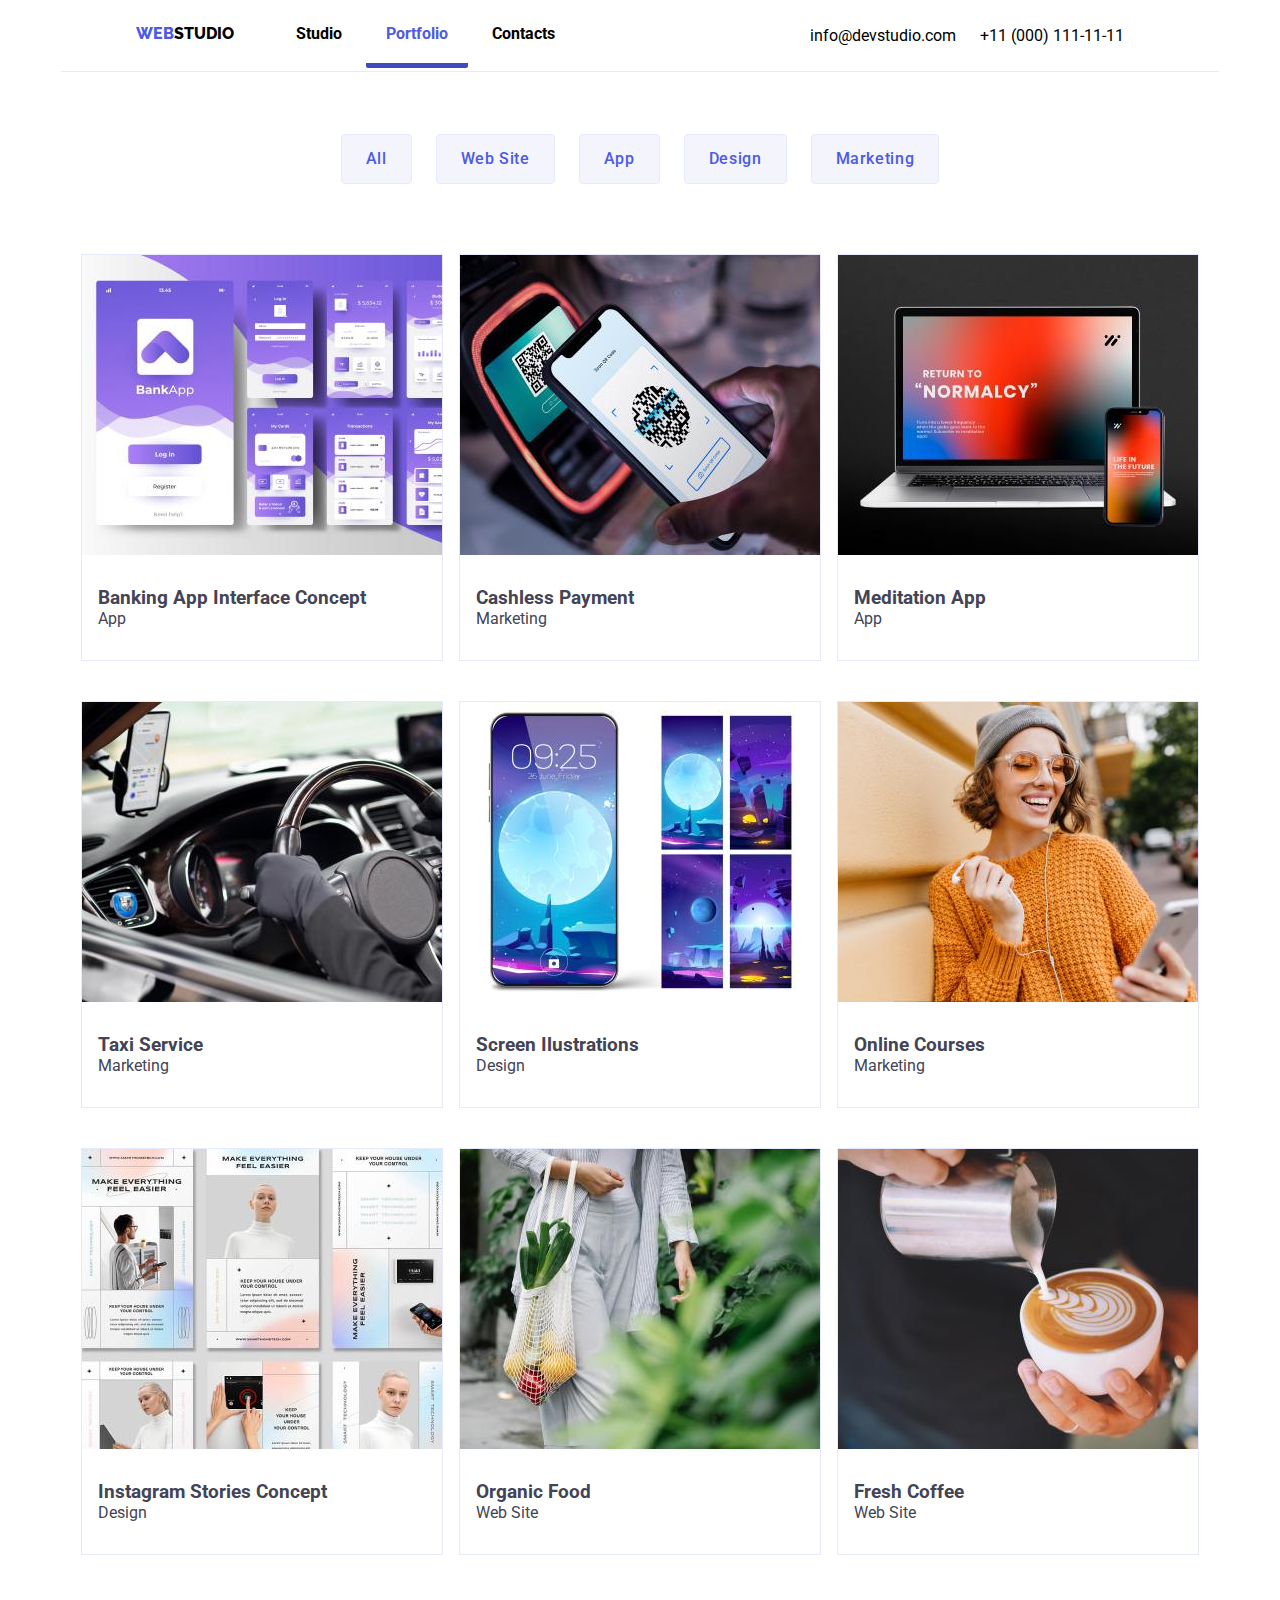
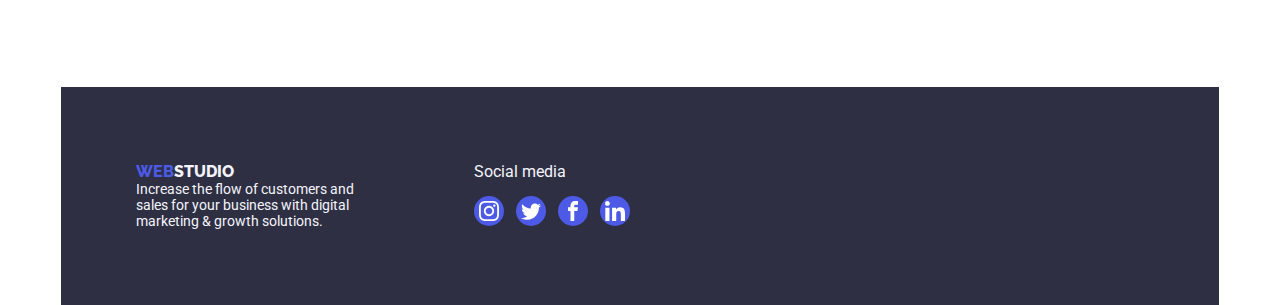
<file: portfolio.html>
<!DOCTYPE html>
<html lang="en">
  <head>
    <meta charset="UTF-8" />
    <meta name="viewport" content="width=device-width, initial-scale=1.0" />
    <link rel="stylesheet" type="text/css" href="./CSS/styles.css" />
    <title>Portfolio</title>

    <!--GoogleFont-->
    <link rel="preconnect" href="https://fonts.googleapis.com" />
    <link rel="preconnect" href="https://fonts.gstatic.com" crossorigin />
    <link
      href="https://fonts.googleapis.com/css2?family=Raleway:wght@800&family=Roboto:wght@400;500;700;900&display=swap"
      rel="stylesheet"
    />
    <link
      rel="stylesheet"
      href="https://cdnjs.cloudflare.com/ajax/libs/modern-normalize/2.0.0/modern-normalize.min.css"
      integrity="sha512-4xo8blKMVCiXpTaLzQSLSw3KFOVPWhm/TRtuPVc4WG6kUgjH6J03IBuG7JZPkcWMxJ5huwaBpOpnwYElP/m6wg=="
      crossorigin="anonymous"
      referrerpolicy="no-referrer"
    />
  </head>
  <body class="container">
    <header>
      <!--Navigational Links-->

      <nav class="headerlinks">
        <ul class="headerlinks-menu1">
          <li class="headerlinks-left">
            <a href="index.html" class="webstudio" style="color: #4d5ae5"
              >WEB<span class="Studio" style="color: black">STUDIO</span></a
            >
          </li>
          <li class="headerlinks-left">
            <a href="index.html" class="link">Studio</a>
          </li>

          <li class="headerlinks-left">
            <a href="portfolio.html" class="link active" style="color: #4d5ae5"
              >Portfolio</a
            >
          </li>

          <li class="headerlinks-left">
            <a href="#" class="link">Contacts</a>
          </li>
        </ul>

        <ul class="headerlinks-menu2">
          <li class="headerlinks-right">
            <a href="mailto:info@devstudio.com" class="link2"
              >info&#64;devstudio.com</a
            >
          </li>

          <li class="headerlinks-right">
            <a href="tel:+110001111111" class="link2"
              >+11 &#40;000&#41; 111&#8208;11&#8208;11</a
            >
          </li>
        </ul>
      </nav>
    </header>

    <main>
      <div class="portfoliofilter">
        <!--Portfolio Button Filter Section-->
        <br />
        <button class="portfoliobuttons" type="button">All</button>
        <button class="portfoliobuttons" type="button">Web Site</button>
        <button class="portfoliobuttons" type="button">App</button>
        <button class="portfoliobuttons" type="button">Design</button>
        <button class="portfoliobuttons" type="button">Marketing</button>
      </div>

      <section>
        <!--Portfolio Images Section-->

        <div class="portfolioimagesection">
          <div class="portfoliocontainer">
            <div class="portfoliodetails">
              <div class="portfolio-image">
                <img
                  src="Images/portfolio_banking_app_interface_concept.jpg"
                  alt="portfolio_banking_app_interface_concept"
                  width="360"
                  height="300"
                />
                <div class="portfolio-imagecaption">
                  <p>
                    14 Stylish and User-Friendly App Design Concepts · Task
                    Manager App · Calorie Tracker App · Exotic Fruit Ecommerce
                    App · Cloud Storage App
                  </p>
                </div>
              </div>

              <ul class="portfoliotext">
                <li><h3>Banking App Interface Concept</h3></li>
                <li>App</li>
              </ul>
            </div>

            <div class="portfoliodetails">
              <div class="portfolio-image">
                <img
                  src="Images/portfolio_cashless_payment.jpg"
                  alt="portfolio_cashless_payment"
                  width="360"
                  height="300"
                />
                <div class="portfolio-imagecaption">
                  <p>
                    14 Stylish and User-Friendly App Design Concepts · Task
                    Manager App · Calorie Tracker App · Exotic Fruit Ecommerce
                    App · Cloud Storage App
                  </p>
                </div>
              </div>
              <ul class="portfoliotext">
                <li><h3>Cashless Payment</h3></li>
                <li>Marketing</li>
              </ul>
            </div>

            <div class="portfoliodetails">
              <div class="portfolio-image">
                <img
                  src="Images/portfolio_meditation_app.jpg"
                  alt="portfolio_meditation_app"
                  width="360"
                  height="300"
                />
                <div class="portfolio-imagecaption">
                  <p>
                    14 Stylish and User-Friendly App Design Concepts · Task
                    Manager App · Calorie Tracker App · Exotic Fruit Ecommerce
                    App · Cloud Storage App
                  </p>
                </div>
              </div>
              <ul class="portfoliotext">
                <li><h3>Meditation App</h3></li>
                <li>App</li>
              </ul>
            </div>
          </div>

          <div class="portfoliocontainer">
            <div class="portfoliodetails">
              <div class="portfolio-image">
                <img
                  src="Images/portfolio_taxi_service.jpg"
                  alt="portfolio_taxi_service"
                  width="360"
                  height="300"
                />
                <div class="portfolio-imagecaption">
                  <p>
                    14 Stylish and User-Friendly App Design Concepts · Task
                    Manager App · Calorie Tracker App · Exotic Fruit Ecommerce
                    App · Cloud Storage App
                  </p>
                </div>
              </div>
              <ul class="portfoliotext">
                <li><h3>Taxi Service</h3></li>
                <li>Marketing</li>
              </ul>
            </div>

            <div class="portfoliodetails">
              <div class="portfolio-image">
                <img
                  src="Images/portfolio_screen_illustrations.jpg"
                  alt="portfolio_screen_illustrations"
                  width="360"
                  height="300"
                />
                <div class="portfolio-imagecaption">
                  <p>
                    14 Stylish and User-Friendly App Design Concepts · Task
                    Manager App · Calorie Tracker App · Exotic Fruit Ecommerce
                    App · Cloud Storage App
                  </p>
                </div>
              </div>
              <ul class="portfoliotext">
                <li><h3>Screen Ilustrations</h3></li>
                <li>Design</li>
              </ul>
            </div>

            <div class="portfoliodetails">
              <div class="portfolio-image">
                <img
                  src="Images/portfolio_online_courses.jpg"
                  alt="portfolio_online_courses"
                  width="360"
                  height="300"
                />

                <div class="portfolio-imagecaption">
                  <p>
                    14 Stylish and User-Friendly App Design Concepts · Task
                    Manager App · Calorie Tracker App · Exotic Fruit Ecommerce
                    App · Cloud Storage App
                  </p>
                </div>
              </div>
              <ul class="portfoliotext">
                <li><h3>Online Courses</h3></li>
                <li>Marketing</li>
              </ul>
            </div>
          </div>

          <div class="portfoliocontainer">
            <div class="portfoliodetails">
              <div class="portfolio-image">
                <img
                  src="Images/portfolio_instagram_stories_concept.jpg"
                  alt="portfolio_instagram_stories_concept"
                  width="360"
                  height="300"
                />
                <div class="portfolio-imagecaption">
                  <p>
                    14 Stylish and User-Friendly App Design Concepts · Task
                    Manager App · Calorie Tracker App · Exotic Fruit Ecommerce
                    App · Cloud Storage App
                  </p>
                </div>
              </div>
              <ul class="portfoliotext">
                <li><h3>Instagram Stories Concept</h3></li>
                <li>Design</li>
              </ul>
            </div>

            <div class="portfoliodetails">
              <div class="portfolio-image">
                <img
                  src="Images/portfolio_organic_food.jpg"
                  alt="portfolio_organic_food"
                  width="360"
                  height="300"
                />
                <div class="portfolio-imagecaption">
                  <p>
                    14 Stylish and User-Friendly App Design Concepts · Task
                    Manager App · Calorie Tracker App · Exotic Fruit Ecommerce
                    App · Cloud Storage App
                  </p>
                </div>
              </div>
              <ul class="portfoliotext">
                <li><h3>Organic Food</h3></li>
                <li>Web Site</li>
              </ul>
            </div>

            <div class="portfoliodetails">
              <div class="portfolio-image">
                <img
                  src="Images/portfolio_fresh_coffee.jpg"
                  alt="portfolio_fresh_coffee"
                  width="360"
                  height="300"
                />

                <div class="portfolio-imagecaption">
                  <p>
                    14 Stylish and User-Friendly App Design Concepts · Task
                    Manager App · Calorie Tracker App · Exotic Fruit Ecommerce
                    App · Cloud Storage App
                  </p>
                </div>
              </div>
              <ul class="portfoliotext">
                <li><h3>Fresh Coffee</h3></li>
                <li>Web Site</li>
              </ul>
            </div>
          </div>
        </div>
      </section>
    </main>

    <footer>
      <!--End Description-->
      <div class="footer">
        <div class="footerlogodetails">
          <a href="index.html" class="webstudio" style="color: #4d5ae5"
            >WEB<span class="Studio" style="color: #f4f4fd">STUDIO</span></a
          >

          <div class="footerdetails">
            <p>
              Increase the flow of customers and
              <br />
              sales for your business with digital
              <br />
              marketing &amp; growth solutions.
            </p>
          </div>
        </div>
        <div class="footersocialmedia">
          <p class="footerlabel">Social media</p>
          <div class="footer-icon">
            <svg width="20px" height="20px" class="iconsocmed">
              <use xlink:href="Images/icons.svg#instagram"></use>
            </svg>
          </div>
          <div class="footer-icon">
            <svg width="20px" height="20px" class="iconsocmed">
              <use xlink:href="./Images/icons.svg#twitter"></use>
            </svg>
          </div>
          <div class="footer-icon">
            <svg width="20px" height="20px" class="iconsocmed">
              <use xlink:href="./Images/icons.svg#facebook"></use>
            </svg>
          </div>
          <div class="footer-icon">
            <svg width="20px" height="20px" class="iconsocmed">
              <use xlink:href="./Images/icons.svg#linkedin-1"></use>
            </svg>
          </div>
        </div>
      </div>
    </footer>
  </body>
</html>
</file>
<file: CSS/styles.css>
/*Global CSS*/

* {
  margin: 0;
  padding: 0;
  box-sizing: border-box;
}
.container {
  max-width: 1158px;
  padding-left: 0;
  padding-right: 0;
  margin-left: auto;
  margin-right: auto;
}
/* Root CSS*/
:root {
  --Iris: #4d5ae5;
  --Cloud: #f4f4fd;
  --Navy-Blue: #2e2f42;
  --White: #fff;
  --Cornflower: #e7e9fc;
  --SLATE: #434455;
  --lightslate: #8e8f99;
  --ocean: #404bbf;

  /* Navigational links CSS */
}
.headerlinks {
  display: flex;
  justify-content: space-between;
  align-items: center;
  flex-direction: row;
  padding-left: 75px;
  padding-right: 75px;
  flex-wrap: wrap;
  border-bottom: 1px solid var(--Cornflower);
  height: 72px;
}
.webstudio {
  text-decoration: none;
  font-weight: 800;
  font-family: 'raleway', sans-serif;
  padding-right: 38px;
  cursor: pointer;
}

.headerlinks-left .link {
  /*text decorations*/
  text-decoration: none;
  font-weight: bold;
  color: black;
  font-size: 16px;
  padding-right: 20px;
  padding-left: 20px;
}

.headerlinks-right .link2 {
  /*text decorations*/
  text-decoration: none;
  color: black;
  font-size: 16px;
  padding-right: 20px;
  padding-bottom: 20px;
}
.link:hover {
  color: gray;
}
.link2:hover {
  color: gray;
}
.link:active {
  color: var(--ocean);
  border-bottom: 5px solid var(--ocean);
  border-radius: 2px;
  width: 100%;
  display: inline-flex;
  padding-top: 20px;
  padding-bottom: 20px;
}
.link2:active {
  color: var(--ocean);
  border-bottom: 5px solid var(--ocean);
  border-radius: 2px;
  width: 100%;
  display: inline-flex;
  padding-top: 20px;
  padding-bottom: 20px;
}

.active {
  color: var(--ocean);
  border-bottom: 5px solid var(--ocean);
  border-radius: 2px;
  width: 100%;
  display: inline-flex;
  padding-top: 20px;
  padding-bottom: 20px;
}

.headerlinks-left {
  display: inline-block;
}

.headerlinks-right {
  display: inline-block;
}

/* Title heading CSS */

.button:hover {
  background-color: var(--Iris);
  color: var(--Cloud);
  box-shadow: 0px 2px 1px 0px rgba(46, 47, 66, 0.08),
    0px 1px 1px 0px rgba(46, 47, 66, 0.16),
    0px 1px 6px 0px rgba(46, 47, 66, 0.08);
}

.title {
  background-image: url('../Images/people_office.jpg');
  background-size: cover;
  position: relative;
  background-position: center;
  background-position-y: -135px;
  height: 500px;
  width: 1158px;

  font-size: 40px;
  color: var(--Cloud);

  /* flex*/
  display: flex;
  align-items: center;
  flex-direction: column;
  justify-content: center;
  font-weight: 900;
  flex-shrink: 0;

  /*margins and padding*/
  padding-top: 200px;
  padding-bottom: 200px;
}

.titleoverlay {
  background-color: rgba(46, 47, 66, 0.7);
  position: absolute;
  height: 100%;
  width: 100%;
  top: 0;
  left: 0;
  z-index: 1;
}

.button {
  z-index: 10;
}

.herotitle {
  border: 0;
  padding-bottom: 24px;
  z-index: 11;
}

.button {
  text-align: center;
  color: var(--SLATE);
  border-radius: 4px;
  cursor: pointer;
  font-family: Roboto;
  font-size: 16px;

  /*margins and padding*/
  padding-top: 16px;
  padding-bottom: 16px;
  padding-left: 32px;
  padding-right: 32px;
  border: 4px;
}

/*Modal CSS*/
.backdrop {
  width: 100%;
  height: 100%;
  background-color: rgba(0, 0, 0, 0.4);
  position: fixed;
  top: 0;
  display: flex;
  justify-content: center;
  align-items: center;
  transition: opacity 250ms cubic-bezier(0.4, 0, 0.2, 1);
  z-index: 12;
}
.modal {
  width: 408px;
  height: 584px;
  background-color: white;
  border-radius: 4px;
  padding: 24px;
}
.is-hidden {
  pointer-events: none;
  opacity: 0;
}
.modal-close-btn {
  border-radius: 100%;
  border: 1px solid rgba(0, 0, 0, 0.1);
  background-color: var(--Cornflower);
  width: 30px;
  height: 30px;
  color: var(--ocean);
  margin-left: auto;
  display: block;
  transition: fill 250ms cubic-bezier(0.4, 0, 0.2, 1),
    border 250ms cubic-bezier(0.4, 0, 0.2, 1);
  cursor: pointer;
  display: flex;
  align-items: center;
  justify-content: center;
  font-size: 16px;
}
.modal-close-btn:hover {
  fill: currentColor;
  border: 1px solid currentColor;
}

/* Main CSS */
.advantages_section {
  margin-top: 60px;
  margin-bottom: 60px;
}
body {
  font-family: 'Roboto', sans-serif;
  color: var(--SLATE);
  margin-left: 100px;
  margin-right: 100px;
}
ul {
  list-style-type: none;
}
li {
  list-style-type: none;
}

h2 {
  color: var(--Navy-Blue);
}

/* Content1 CSS */

.content1 {
  /*flex and alignment*/
  display: flex;
  justify-content: center;
  padding-left: 50px;
  padding-right: 50px;
}

.content1-iconcontainer {
  background-color: var(--Cloud);
  padding: 24px 100px;
  text-align: center;
  margin-bottom: 8px;
  border-radius: 4px;
}

.content1-iconcontainer:hover {
  box-shadow: 5px 5px 5px 5px gray;
  transform: scale(0.75);
}
.content1-iconcontainer:active {
  background: linear-gradient(to bottom, #fff 0%, var(--lightslate) 100%);
}

.content1details {
  display: flex;
  flex-direction: column;
  align-items: flex-start;
  padding: 8px 8px;
  font-size: 16px;
  font-family: 'roboto', sans-serif;
}

.content1details h3 {
  margin-bottom: 8px;
}

/* Content2 CSS */
.content2title {
  text-align: center;
}
.content2images {
  display: flex;
  justify-content: center;
  margin-top: 50px;
  margin-bottom: 50px;
}

.images {
  margin: 12px;
  border: 1px solid var(--Cornflower);
}

/* Content3 CSS */

.content3 {
  background-color: var(--Cloud);
  text-align: center;
  padding-left: 50px;
  padding-right: 50px;
}

.content3profiles {
  /*design*/
  background-color: var(--White);
  border-radius: 0px 0px 4px 4px;
  background: var(--WHITE, #fff);
  box-shadow: 0px 2px 1px 0px rgba(46, 47, 66, 0.08),
    0px 1px 1px 0px rgba(46, 47, 66, 0.16),
    0px 1px 6px 0px rgba(46, 47, 66, 0.08);

  /*flex and alignment*/
  display: inline-flex;
  align-items: baseline;
  flex-direction: column;
  justify-content: center;

  /*paddings and margins*/
  margin-left: 8px;
  margin-right: 8px;
  margin-bottom: 120px;
}

.content3title {
  text-align: center;
  padding-top: 100px;
  padding-bottom: 72px;
}

.content3details {
  display: flex;
  justify-content: center;
  align-items: center;
  flex-direction: column;
  margin-left: auto;
  margin-right: auto;
  padding: 32px 32px 0px 32px;
  gap: 8px;
}

/*Content 4 CSS*/

.content4title {
  text-align: center;
  margin-bottom: 72px;
  margin-top: 120px;
}

.customers {
  display: inline-flex;
  flex-direction: row;
  border: 1px solid var(--lightslate);
  padding: 16px 24px;
  border-radius: 4px;
  margin: 0px 12px 120px 12px;
}

.customers:hover {
  box-shadow: 1px 1px 1px 1px gray;
  transform: scale(0.75);
}

.content4icons {
  display: flex;
  justify-content: center;
}

.customer-logo {
  fill: var(--lightslate);
}

/*footer CSS*/

.footer {
  background-color: var(--Navy-Blue);
  padding-top: 75px;
  padding-bottom: 75px;
  padding-left: 75px;

  display: flex;
  justify-content: flex-start;
  gap: 120px;
}

.footer .webstudio {
  text-decoration: none;
  font-weight: 800;
  font-family: 'raleway', sans-serif;
}

.footerdetails {
  color: var(--Cloud);
  font-size: 14px;
}

.footerlabel {
  color: var(--Cloud);
  font-size: 16px;
}
/*Icons for footer and content 3 CSS*/

.footer-icon {
  display: inline-block;
  padding: 5px;
  background-color: var(--Iris);
  border-radius: 50%;
  margin-top: 15px;
  margin-right: 8px;
}

.footer-icon:active {
  background: linear-gradient(
    to bottom,

    var(--lightslate) 0%,
    var(--Iris) 100%
  );
}

.footer-icon:hover {
  transform: scale(1.5);
}

div .teamsocialicons {
  margin-bottom: 32px;
}
div .team-icon {
  display: inline-block;
  flex-direction: row;
  align-items: center;
  gap: 8px;
  padding: 5px;
  background-color: var(--Iris);
  border-radius: 50%;
  margin-top: 15px;
  margin-right: 8px;
}

.teamsocialicons {
  margin: auto;
}

.iconsocmed {
  fill: white;
  display: flex;
  justify-content: flex-start;
}

.team-icon:hover {
  transform: scale(1.5);
  background: var(--Iris);
}

.team-icon:active {
  background: linear-gradient(
    to bottom,
    var(--lightslate) 0%,
    var(--Iris) 100%
  );
}

/*** PORTFOLIO PAGE STYLES ***/

/* Portfolio main Css*/

.portfoliofilter {
  display: flex;
  justify-content: center;
  flex-direction: row;
  margin-right: 20px;
  margin-left: 20px;
  flex-wrap: wrap;
  margin-top: 50px;
}

.portfoliobuttons {
  padding: 12px 24px;
  margin: 12px;
  color: var(--IRIS, #4d5ae5);
  text-align: center;
  border-radius: 4px;
  border: 1px solid var(--CORNFLOWER, #e7e9fc);
  background: var(--CLOUD, #f4f4fd);

  /* Button Text */
  font-family: Roboto;
  font-size: 16px;
  font-style: normal;
  font-weight: 500;
  line-height: 24px; /* 150% */
  letter-spacing: 0.64px;
}

.portfoliobuttons:hover {
  background-color: var(--Iris);
  color: var(--Cloud);
  box-shadow: 0px 2px 1px 0px rgba(46, 47, 66, 0.08),
    0px 1px 1px 0px rgba(46, 47, 66, 0.16),
    0px 1px 6px 0px rgba(46, 47, 66, 0.08);
}

.portfolioimagesection {
  display: flex;
  flex-direction: column;
  align-items: center;
  margin-top: 50px;
  margin-bottom: 100px;
}
.portfoliocontainer {
  display: inline-flex;
  justify-content: center;
}

.portfoliodetails {
  display: flex;
  justify-content: flex-start;
  flex-direction: column;
  margin: 8px 8px 32px;

  border: 1px solid var(--Cornflower);
  text-align: left;
  overflow: hidden;
}

.portfoliotext {
  padding-inline-start: 16px;
  padding-top: 32px;
  padding-bottom: 32px;
}

/*Portfolio pseudo-class*/

.portfoliodetails:hover {
  box-shadow: 0px 2px 1px 0px rgba(46, 47, 66, 0.08),
    0px 1px 1px 0px rgba(46, 47, 66, 0.16),
    0px 1px 6px 0px rgba(46, 47, 66, 0.08);
}

/*portfolio image setting in HMW5*/
.portfolio-imagecaption {
  position: absolute;
  background-color: var(--IRIS, #4d5ae5);
  color: white;
  width: 100%;
  height: 100%;
  top: 0;
  left: 0;
  opacity: 0;
  transform: translateY(
    100%
  ); /*manipulates y axis of overlay to go 100% below*/

  transition: transform 0.25s cubic-bezier(0.4, 0, 0.2, 1);
}

.portfolio-imagecaption p {
  padding: 40px 32px;

  /*font style*/
  font-family: Roboto;
  font-size: 16px;
  font-style: normal;
  font-weight: 400;
  line-height: 24px; /* 150% */
  letter-spacing: 0.32px;
}

.portfolio-image {
  position: relative;
  overflow: hidden;
}

.portfolio-image img {
  display: block;
  width: 100%;
}

.portfoliodetails:hover .portfolio-imagecaption {
  opacity: 0.9;
  transform: translateY(0);
}
</file>
